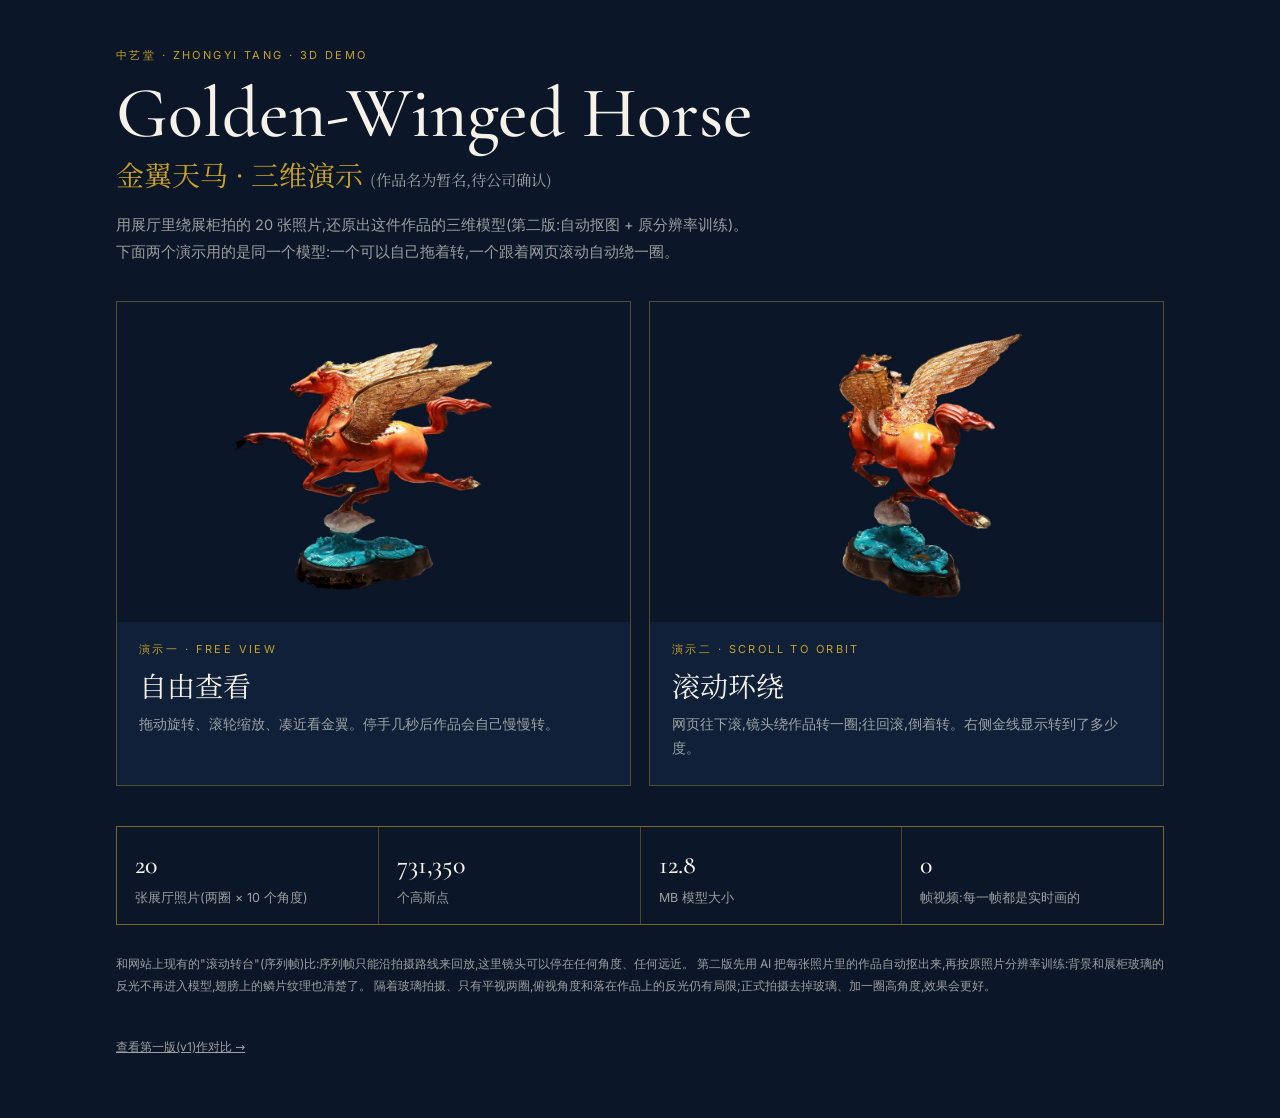
<file: index.html>
<!DOCTYPE html>
<html lang="zh"><head><meta charset="utf-8">
<meta name="viewport" content="width=device-width,initial-scale=1">
<title>三维演示 v2 · 金翼天马</title>
<link rel="icon" href="data:,">
<link rel="stylesheet" href="assets/demo.css">
</head><body>
<main class="home">
  <div class="eb">中艺堂 · Zhongyi Tang · 3D Demo</div>
  <h1>Golden-Winged Horse</h1>
  <div class="cn">金翼天马 · 三维演示 <small style="font-size:.55em;color:var(--muted)">(作品名为暂名,待公司确认)</small></div>
  <p class="lead">用展厅里绕展柜拍的 20 张照片,还原出这件作品的三维模型(第二版:自动抠图 + 原分辨率训练)。下面两个演示用的是同一个模型:一个可以自己拖着转,一个跟着网页滚动自动绕一圈。</p>

  <div class="cards">
    <a class="card" href="viewer.html">
      <img src="assets/card_viewer.jpg" alt="三维模型自由查看">
      <div class="t">
        <div class="eb">演示一 · Free view</div>
        <h2>自由查看</h2>
        <p>拖动旋转、滚轮缩放、凑近看金翼。停手几秒后作品会自己慢慢转。</p>
      </div>
    </a>
    <a class="card" href="scroll.html">
      <img src="assets/card_scroll.jpg" alt="随页面滚动环绕作品">
      <div class="t">
        <div class="eb">演示二 · Scroll to orbit</div>
        <h2>滚动环绕</h2>
        <p>网页往下滚,镜头绕作品转一圈;往回滚,倒着转。右侧金线显示转到了多少度。</p>
      </div>
    </a>
  </div>

  <div class="facts">
    <div><b>20</b>张展厅照片(两圈 × 10 个角度)</div>
    <div><b id="f-splats">—</b>个高斯点</div>
    <div><b id="f-size">—</b>MB 模型大小</div>
    <div><b>0</b>帧视频:每一帧都是实时画的</div>
  </div>
  <p class="note">
    和网站上现有的"滚动转台"(序列帧)比:序列帧只能沿拍摄路线来回放,这里镜头可以停在任何角度、任何远近。
    第二版先用 AI 把每张照片里的作品自动抠出来,再按原照片分辨率训练:背景和展柜玻璃的反光不再进入模型,翅膀上的鳞片纹理也清楚了。
    隔着玻璃拍摄、只有平视两圈,俯视角度和落在作品上的反光仍有局限;正式拍摄去掉玻璃、加一圈高角度,效果会更好。
  </p>
  <p class="note"><a href="v1/index.html" style="color:inherit">查看第一版(v1)作对比 →</a></p>
</main>
<script>
fetch("models/tianma.json").then(r => r.json()).then(m => {
  document.getElementById("f-splats").textContent = m.splats.toLocaleString();
  document.getElementById("f-size").textContent = m.size_mb;
}).catch(() => {});
</script>
</body></html>
</file>
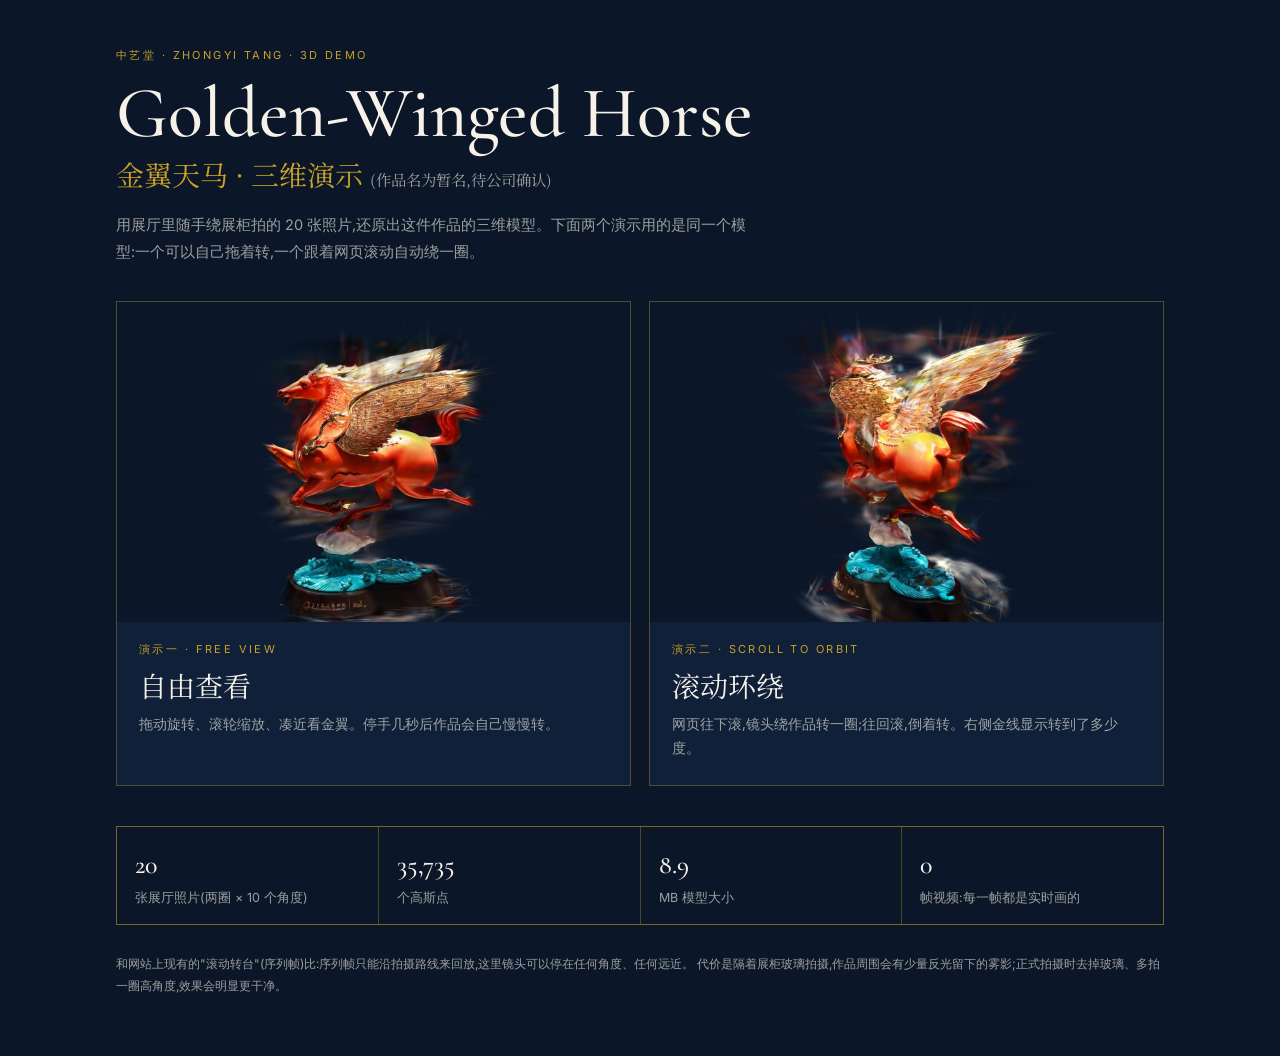
<file: v1/index.html>
<!DOCTYPE html>
<html lang="zh"><head><meta charset="utf-8">
<meta name="viewport" content="width=device-width,initial-scale=1">
<title>三维演示 · 金翼天马</title>
<link rel="icon" href="data:,">
<link rel="stylesheet" href="assets/demo.css">
</head><body>
<main class="home">
  <div class="eb">中艺堂 · Zhongyi Tang · 3D Demo</div>
  <h1>Golden-Winged Horse</h1>
  <div class="cn">金翼天马 · 三维演示 <small style="font-size:.55em;color:var(--muted)">(作品名为暂名,待公司确认)</small></div>
  <p class="lead">用展厅里随手绕展柜拍的 20 张照片,还原出这件作品的三维模型。下面两个演示用的是同一个模型:一个可以自己拖着转,一个跟着网页滚动自动绕一圈。</p>

  <div class="cards">
    <a class="card" href="viewer.html">
      <img src="assets/card_viewer.jpg" alt="三维模型自由查看">
      <div class="t">
        <div class="eb">演示一 · Free view</div>
        <h2>自由查看</h2>
        <p>拖动旋转、滚轮缩放、凑近看金翼。停手几秒后作品会自己慢慢转。</p>
      </div>
    </a>
    <a class="card" href="scroll.html">
      <img src="assets/card_scroll.jpg" alt="随页面滚动环绕作品">
      <div class="t">
        <div class="eb">演示二 · Scroll to orbit</div>
        <h2>滚动环绕</h2>
        <p>网页往下滚,镜头绕作品转一圈;往回滚,倒着转。右侧金线显示转到了多少度。</p>
      </div>
    </a>
  </div>

  <div class="facts">
    <div><b>20</b>张展厅照片(两圈 × 10 个角度)</div>
    <div><b id="f-splats">—</b>个高斯点</div>
    <div><b id="f-size">—</b>MB 模型大小</div>
    <div><b>0</b>帧视频:每一帧都是实时画的</div>
  </div>
  <p class="note">
    和网站上现有的"滚动转台"(序列帧)比:序列帧只能沿拍摄路线来回放,这里镜头可以停在任何角度、任何远近。
    代价是隔着展柜玻璃拍摄,作品周围会有少量反光留下的雾影;正式拍摄时去掉玻璃、多拍一圈高角度,效果会明显更干净。
  </p>
</main>
<script>
fetch("models/tianma.json").then(r => r.json()).then(m => {
  document.getElementById("f-splats").textContent = m.splats.toLocaleString();
  document.getElementById("f-size").textContent = m.size_mb;
}).catch(() => {});
</script>
</body></html>
</file>
<file: assets/demo.css>
/* 中艺堂三维演示 · 沿用网站配色 */
@import url("../fonts/fonts.css");
:root{
  --ink:#0B1728; --ink2:#0F2038; --gold:#C9A227; --red:#8C1D27; --cream:#F7F2E9;
  --line:rgba(201,162,39,.35); --muted:rgba(247,242,233,.62);
  --disp:'Cormorant Garamond','Noto Serif SC',Georgia,serif;
  --cn:'Noto Serif SC','SimSun',serif;
  --label:'Inter','Noto Sans SC','Microsoft YaHei',system-ui,sans-serif;
}
*{box-sizing:border-box}
html,body{margin:0;background:var(--ink);color:var(--cream);font-family:var(--label);-webkit-font-smoothing:antialiased}
a{color:inherit}
.eb{font-size:11px;letter-spacing:.22em;text-transform:uppercase;color:var(--gold)}
.btn{display:inline-block;padding:11px 18px;border:1px solid rgba(247,242,233,.3);background:transparent;color:var(--cream);
  font:13px/1 var(--label);letter-spacing:.06em;cursor:pointer;text-decoration:none;transition:background .2s,border-color .2s}
.btn:hover{border-color:var(--gold)}
.btn.on,.btn.primary{background:var(--red);border-color:var(--red);color:#fff}
.btn:focus-visible{outline:2px solid var(--gold);outline-offset:2px}

/* 加载层 */
.loader{position:fixed;inset:0;display:grid;place-items:center;z-index:20;background:var(--ink);transition:opacity .6s}
.loader.done{opacity:0;pointer-events:none}
.loader .box{width:min(320px,80vw);text-align:center}
.loader .bar{height:2px;background:rgba(247,242,233,.12);margin:16px 0 10px;overflow:hidden}
.loader .bar i{display:block;height:100%;width:0;background:var(--gold);transition:width .2s}
.loader .msg{font-size:12px;color:var(--muted);line-height:1.7}
.loader.err .msg{color:#ffb4a8}

/* 入口页 */
.home{min-height:100vh;display:flex;flex-direction:column;justify-content:center;padding:48px 16px;max-width:1080px;margin:0 auto}
.home h1{font-family:var(--disp);font-weight:500;font-size:clamp(40px,6vw,72px);line-height:1.02;margin:14px 0 4px}
.home .cn{font-family:var(--cn);color:var(--gold);font-size:clamp(20px,2.4vw,28px)}
.home .lead{max-width:640px;line-height:1.8;color:var(--muted);font-size:14.5px;margin:18px 0 36px}
.cards{display:grid;grid-template-columns:repeat(auto-fit,minmax(min(100%,300px),1fr));gap:18px}
.card{display:block;text-decoration:none;border:1px solid var(--line);background:var(--ink2);overflow:hidden;transition:transform .35s cubic-bezier(.22,.61,.36,1),border-color .35s}
.card:hover{transform:translateY(-4px);border-color:var(--gold)}
.card img{display:block;width:100%;aspect-ratio:16/10;object-fit:cover;background:#081120}
.card .t{padding:20px 22px 24px}
.card h2{font-family:var(--disp);font-weight:500;font-size:28px;margin:8px 0 4px}
.card p{margin:8px 0 0;font-size:13.5px;line-height:1.75;color:var(--muted)}
.facts{margin-top:40px;display:grid;grid-template-columns:repeat(auto-fit,minmax(min(100%,200px),1fr));gap:1px;background:var(--line);border:1px solid var(--line)}
.facts div{background:var(--ink);padding:16px 18px;font-size:12.5px;line-height:1.7;color:var(--muted)}
.facts b{display:block;font-family:var(--disp);font-weight:500;font-size:26px;color:var(--cream)}
.note{margin-top:28px;font-size:12px;line-height:1.8;color:var(--muted)}

/* 查看页 */
.viewer{height:100vh;height:100svh;overflow:hidden}
.viewer canvas{position:fixed;inset:0;width:100%;height:100%;touch-action:none;display:block}
.panel{position:fixed;left:16px;top:16px;width:min(340px,calc(100vw - 32px));background:rgba(11,23,40,.8);
  border:1px solid var(--line);padding:18px 20px;backdrop-filter:blur(6px);-webkit-backdrop-filter:blur(6px);z-index:5}
.panel h1{font-family:var(--disp);font-weight:500;font-size:30px;margin:6px 0 0;line-height:1.05}
.panel .cn{font-family:var(--cn);color:var(--gold);font-size:17px;margin:2px 0 10px}
.panel .sub{font-size:12.5px;line-height:1.7;color:var(--muted)}
.panel .grp{font-size:10.5px;letter-spacing:.2em;color:var(--gold);margin:14px 0 8px}
.panel .btns{display:flex;flex-wrap:wrap;gap:6px}
.panel .btn{padding:9px 12px;font-size:12.5px}
.panel .stat{font-size:11px;color:var(--muted);margin-top:12px;line-height:1.6}
.panel .toggle{display:none}
.help{position:fixed;right:16px;bottom:14px;font-size:12px;color:var(--muted);text-align:right;line-height:1.7;z-index:5}
.back{position:fixed;right:16px;top:16px;z-index:6;font-size:12px;letter-spacing:.12em;text-decoration:none;color:var(--muted)}
.back:hover{color:var(--cream)}
@media (max-width:640px){
  .panel{top:auto;bottom:12px;left:12px;right:12px;width:auto;padding:14px 16px}
  .panel.min .body{display:none}
  .panel .toggle{display:block;position:absolute;right:10px;top:10px;padding:6px 10px;font-size:11px}
  .panel h1{font-size:24px}
  .help{display:none}
}

/* 滚动页 */
.stage{position:relative}
.stage-sticky{position:sticky;top:0;height:100vh;height:100svh;overflow:hidden;
  display:grid;grid-template-columns:minmax(0,1fr) minmax(0,1fr);align-items:center}
.stage canvas{grid-column:1/-1;grid-row:1;width:100%;height:100%;display:block}
.s-card{grid-row:1;align-self:center;margin:0 4vw;width:min(380px,30vw);padding:26px 28px;
  background:rgba(11,23,40,.72);backdrop-filter:blur(6px);-webkit-backdrop-filter:blur(6px);
  border:1px solid var(--line);opacity:0;will-change:opacity,transform;position:relative;z-index:2}
.s-card.l{grid-column:1;justify-self:start}
.s-card.r{grid-column:2;justify-self:end}
.s-card h1,.s-card h2{font-family:var(--disp);font-weight:500;margin:10px 0 4px;line-height:1.04}
.s-card h1{font-size:clamp(30px,3.2vw,48px)}
.s-card h2{font-size:clamp(24px,2.4vw,36px)}
.s-card .cn{font-family:var(--cn);color:var(--gold);font-size:clamp(18px,1.8vw,26px);margin-bottom:10px}
.s-card p{font-size:14px;line-height:1.75;margin:10px 0 0;color:rgba(247,242,233,.88)}
.s-card p.zh{font-family:var(--cn)}
.s-card .btn{margin-top:18px}
.hint{position:absolute;left:50%;bottom:22px;transform:translateX(-50%);font-size:11px;letter-spacing:.3em;color:var(--muted);z-index:2;transition:opacity .4s}
/* 右侧进度:金线 + 角度 */
.prog{position:absolute;right:22px;top:50%;transform:translateY(-50%);height:42vh;width:2px;background:rgba(247,242,233,.14);z-index:3}
.prog i{position:absolute;left:0;top:0;width:100%;height:0;background:var(--gold)}
.prog span{position:absolute;right:12px;font:11px/1 var(--label);letter-spacing:.12em;color:var(--gold);white-space:nowrap;transform:translateY(-50%)}
.outro{min-height:70vh;display:grid;place-items:center;text-align:center;padding:80px 16px;background:var(--cream);color:var(--ink)}
.outro h2{font-family:var(--disp);font-weight:500;font-size:clamp(30px,4vw,52px);margin:10px 0}
.outro p{max-width:560px;line-height:1.8;color:#3a4558;margin:0 auto 22px;font-size:14px}
.outro .btn{color:var(--ink);border-color:rgba(11,23,40,.35)}
.outro .btn.primary{color:#fff}
@media (max-aspect-ratio:4/3){
  .s-card{grid-column:1/-1 !important;justify-self:center !important;align-self:end;width:min(600px,calc(100vw - 32px));margin:0 0 7vh}
  .hint{top:16px;bottom:auto}
}
@media (max-width:640px){
  .s-card{padding:16px 18px;margin:0 0 4vh}
  .s-card p{font-size:13px}
  .prog{right:10px;height:30vh}
}
@media (prefers-reduced-motion:reduce){
  .card,.loader{transition:none}
}
</file>
<file: v1/assets/demo.css>
/* 中艺堂三维演示 · 沿用网站配色 */
@import url("../fonts/fonts.css");
:root{
  --ink:#0B1728; --ink2:#0F2038; --gold:#C9A227; --red:#8C1D27; --cream:#F7F2E9;
  --line:rgba(201,162,39,.35); --muted:rgba(247,242,233,.62);
  --disp:'Cormorant Garamond','Noto Serif SC',Georgia,serif;
  --cn:'Noto Serif SC','SimSun',serif;
  --label:'Inter','Noto Sans SC','Microsoft YaHei',system-ui,sans-serif;
}
*{box-sizing:border-box}
html,body{margin:0;background:var(--ink);color:var(--cream);font-family:var(--label);-webkit-font-smoothing:antialiased}
a{color:inherit}
.eb{font-size:11px;letter-spacing:.22em;text-transform:uppercase;color:var(--gold)}
.btn{display:inline-block;padding:11px 18px;border:1px solid rgba(247,242,233,.3);background:transparent;color:var(--cream);
  font:13px/1 var(--label);letter-spacing:.06em;cursor:pointer;text-decoration:none;transition:background .2s,border-color .2s}
.btn:hover{border-color:var(--gold)}
.btn.on,.btn.primary{background:var(--red);border-color:var(--red);color:#fff}
.btn:focus-visible{outline:2px solid var(--gold);outline-offset:2px}

/* 加载层 */
.loader{position:fixed;inset:0;display:grid;place-items:center;z-index:20;background:var(--ink);transition:opacity .6s}
.loader.done{opacity:0;pointer-events:none}
.loader .box{width:min(320px,80vw);text-align:center}
.loader .bar{height:2px;background:rgba(247,242,233,.12);margin:16px 0 10px;overflow:hidden}
.loader .bar i{display:block;height:100%;width:0;background:var(--gold);transition:width .2s}
.loader .msg{font-size:12px;color:var(--muted);line-height:1.7}
.loader.err .msg{color:#ffb4a8}

/* 入口页 */
.home{min-height:100vh;display:flex;flex-direction:column;justify-content:center;padding:48px 16px;max-width:1080px;margin:0 auto}
.home h1{font-family:var(--disp);font-weight:500;font-size:clamp(40px,6vw,72px);line-height:1.02;margin:14px 0 4px}
.home .cn{font-family:var(--cn);color:var(--gold);font-size:clamp(20px,2.4vw,28px)}
.home .lead{max-width:640px;line-height:1.8;color:var(--muted);font-size:14.5px;margin:18px 0 36px}
.cards{display:grid;grid-template-columns:repeat(auto-fit,minmax(min(100%,300px),1fr));gap:18px}
.card{display:block;text-decoration:none;border:1px solid var(--line);background:var(--ink2);overflow:hidden;transition:transform .35s cubic-bezier(.22,.61,.36,1),border-color .35s}
.card:hover{transform:translateY(-4px);border-color:var(--gold)}
.card img{display:block;width:100%;aspect-ratio:16/10;object-fit:cover;background:#081120}
.card .t{padding:20px 22px 24px}
.card h2{font-family:var(--disp);font-weight:500;font-size:28px;margin:8px 0 4px}
.card p{margin:8px 0 0;font-size:13.5px;line-height:1.75;color:var(--muted)}
.facts{margin-top:40px;display:grid;grid-template-columns:repeat(auto-fit,minmax(min(100%,200px),1fr));gap:1px;background:var(--line);border:1px solid var(--line)}
.facts div{background:var(--ink);padding:16px 18px;font-size:12.5px;line-height:1.7;color:var(--muted)}
.facts b{display:block;font-family:var(--disp);font-weight:500;font-size:26px;color:var(--cream)}
.note{margin-top:28px;font-size:12px;line-height:1.8;color:var(--muted)}

/* 查看页 */
.viewer{height:100vh;height:100svh;overflow:hidden}
.viewer canvas{position:fixed;inset:0;width:100%;height:100%;touch-action:none;display:block}
.panel{position:fixed;left:16px;top:16px;width:min(340px,calc(100vw - 32px));background:rgba(11,23,40,.8);
  border:1px solid var(--line);padding:18px 20px;backdrop-filter:blur(6px);-webkit-backdrop-filter:blur(6px);z-index:5}
.panel h1{font-family:var(--disp);font-weight:500;font-size:30px;margin:6px 0 0;line-height:1.05}
.panel .cn{font-family:var(--cn);color:var(--gold);font-size:17px;margin:2px 0 10px}
.panel .sub{font-size:12.5px;line-height:1.7;color:var(--muted)}
.panel .grp{font-size:10.5px;letter-spacing:.2em;color:var(--gold);margin:14px 0 8px}
.panel .btns{display:flex;flex-wrap:wrap;gap:6px}
.panel .btn{padding:9px 12px;font-size:12.5px}
.panel .stat{font-size:11px;color:var(--muted);margin-top:12px;line-height:1.6}
.panel .toggle{display:none}
.help{position:fixed;right:16px;bottom:14px;font-size:12px;color:var(--muted);text-align:right;line-height:1.7;z-index:5}
.back{position:fixed;right:16px;top:16px;z-index:6;font-size:12px;letter-spacing:.12em;text-decoration:none;color:var(--muted)}
.back:hover{color:var(--cream)}
@media (max-width:640px){
  .panel{top:auto;bottom:12px;left:12px;right:12px;width:auto;padding:14px 16px}
  .panel.min .body{display:none}
  .panel .toggle{display:block;position:absolute;right:10px;top:10px;padding:6px 10px;font-size:11px}
  .panel h1{font-size:24px}
  .help{display:none}
}

/* 滚动页 */
.stage{position:relative}
.stage-sticky{position:sticky;top:0;height:100vh;height:100svh;overflow:hidden;
  display:grid;grid-template-columns:minmax(0,1fr) minmax(0,1fr);align-items:center}
.stage canvas{grid-column:1/-1;grid-row:1;width:100%;height:100%;display:block}
.s-card{grid-row:1;align-self:center;margin:0 4vw;width:min(380px,30vw);padding:26px 28px;
  background:rgba(11,23,40,.72);backdrop-filter:blur(6px);-webkit-backdrop-filter:blur(6px);
  border:1px solid var(--line);opacity:0;will-change:opacity,transform;position:relative;z-index:2}
.s-card.l{grid-column:1;justify-self:start}
.s-card.r{grid-column:2;justify-self:end}
.s-card h1,.s-card h2{font-family:var(--disp);font-weight:500;margin:10px 0 4px;line-height:1.04}
.s-card h1{font-size:clamp(30px,3.2vw,48px)}
.s-card h2{font-size:clamp(24px,2.4vw,36px)}
.s-card .cn{font-family:var(--cn);color:var(--gold);font-size:clamp(18px,1.8vw,26px);margin-bottom:10px}
.s-card p{font-size:14px;line-height:1.75;margin:10px 0 0;color:rgba(247,242,233,.88)}
.s-card p.zh{font-family:var(--cn)}
.s-card .btn{margin-top:18px}
.hint{position:absolute;left:50%;bottom:22px;transform:translateX(-50%);font-size:11px;letter-spacing:.3em;color:var(--muted);z-index:2;transition:opacity .4s}
/* 右侧进度:金线 + 角度 */
.prog{position:absolute;right:22px;top:50%;transform:translateY(-50%);height:42vh;width:2px;background:rgba(247,242,233,.14);z-index:3}
.prog i{position:absolute;left:0;top:0;width:100%;height:0;background:var(--gold)}
.prog span{position:absolute;right:12px;font:11px/1 var(--label);letter-spacing:.12em;color:var(--gold);white-space:nowrap;transform:translateY(-50%)}
.outro{min-height:70vh;display:grid;place-items:center;text-align:center;padding:80px 16px;background:var(--cream);color:var(--ink)}
.outro h2{font-family:var(--disp);font-weight:500;font-size:clamp(30px,4vw,52px);margin:10px 0}
.outro p{max-width:560px;line-height:1.8;color:#3a4558;margin:0 auto 22px;font-size:14px}
.outro .btn{color:var(--ink);border-color:rgba(11,23,40,.35)}
.outro .btn.primary{color:#fff}
@media (max-aspect-ratio:4/3){
  .s-card{grid-column:1/-1 !important;justify-self:center !important;align-self:end;width:min(600px,calc(100vw - 32px));margin:0 0 7vh}
  .hint{top:16px;bottom:auto}
}
@media (max-width:640px){
  .s-card{padding:16px 18px;margin:0 0 4vh}
  .s-card p{font-size:13px}
  .prog{right:10px;height:30vh}
}
@media (prefers-reduced-motion:reduce){
  .card,.loader{transition:none}
}
</file>
